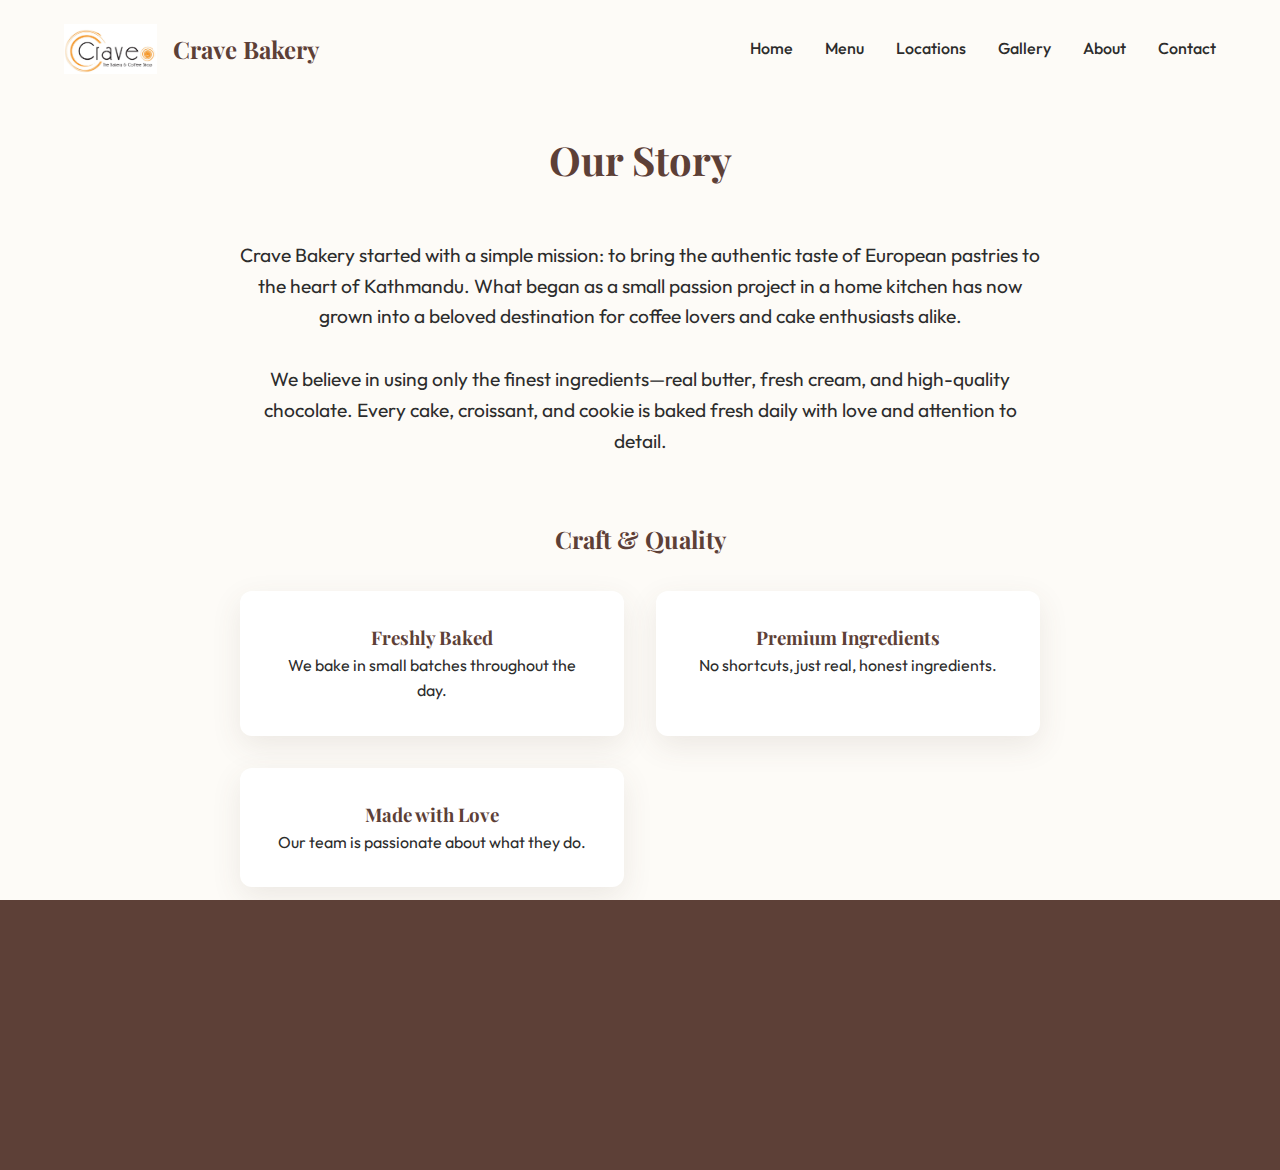
<file: about.html>
<!DOCTYPE html>
<html lang="en">

<head>
    <meta charset="UTF-8">
    <meta name="viewport" content="width=device-width, initial-scale=1.0">
    <title>About Us - Crave Bakery</title>
    <link rel="stylesheet" href="style.css">
    <link rel="preconnect" href="https://fonts.googleapis.com">
    <link rel="preconnect" href="https://fonts.gstatic.com" crossorigin>
    <link
        href="https://fonts.googleapis.com/css2?family=Outfit:wght@300;400;500;600&family=Playfair+Display:wght@400;600;700&display=swap"
        rel="stylesheet">
</head>

<body>
    <nav>
        <div class="nav-logo"></div>
        <div class="nav-links"></div>
        <div class="mobile-menu-btn">☰</div>
    </nav>

    <section style="padding-top: 8rem;">
        <h1 class="section-title">Our Story</h1>
        <div style="max-width: 800px; margin: 0 auto; text-align: center;">
            <p style="font-size: 1.2rem; margin-bottom: 2rem;">
                Crave Bakery started with a simple mission: to bring the authentic taste of European pastries to the
                heart of Kathmandu.
                What began as a small passion project in a home kitchen has now grown into a beloved destination for
                coffee lovers and cake enthusiasts alike.
            </p>
            <p style="font-size: 1.2rem; margin-bottom: 2rem;">
                We believe in using only the finest ingredients—real butter, fresh cream, and high-quality chocolate.
                Every cake, croissant, and cookie is baked fresh daily with love and attention to detail.
            </p>
            <div style="margin-top: 4rem;">
                <h2 style="margin-bottom: 2rem;">Craft & Quality</h2>
                <div class="card-grid">
                    <div class="card" style="padding: 2rem; text-align: center;">
                        <h3>Freshly Baked</h3>
                        <p>We bake in small batches throughout the day.</p>
                    </div>
                    <div class="card" style="padding: 2rem; text-align: center;">
                        <h3>Premium Ingredients</h3>
                        <p>No shortcuts, just real, honest ingredients.</p>
                    </div>
                    <div class="card" style="padding: 2rem; text-align: center;">
                        <h3>Made with Love</h3>
                        <p>Our team is passionate about what they do.</p>
                    </div>
                </div>
            </div>
        </div>
    </section>

    <footer></footer>
    <script src="script.js"></script>
</body>

</html>
</file>
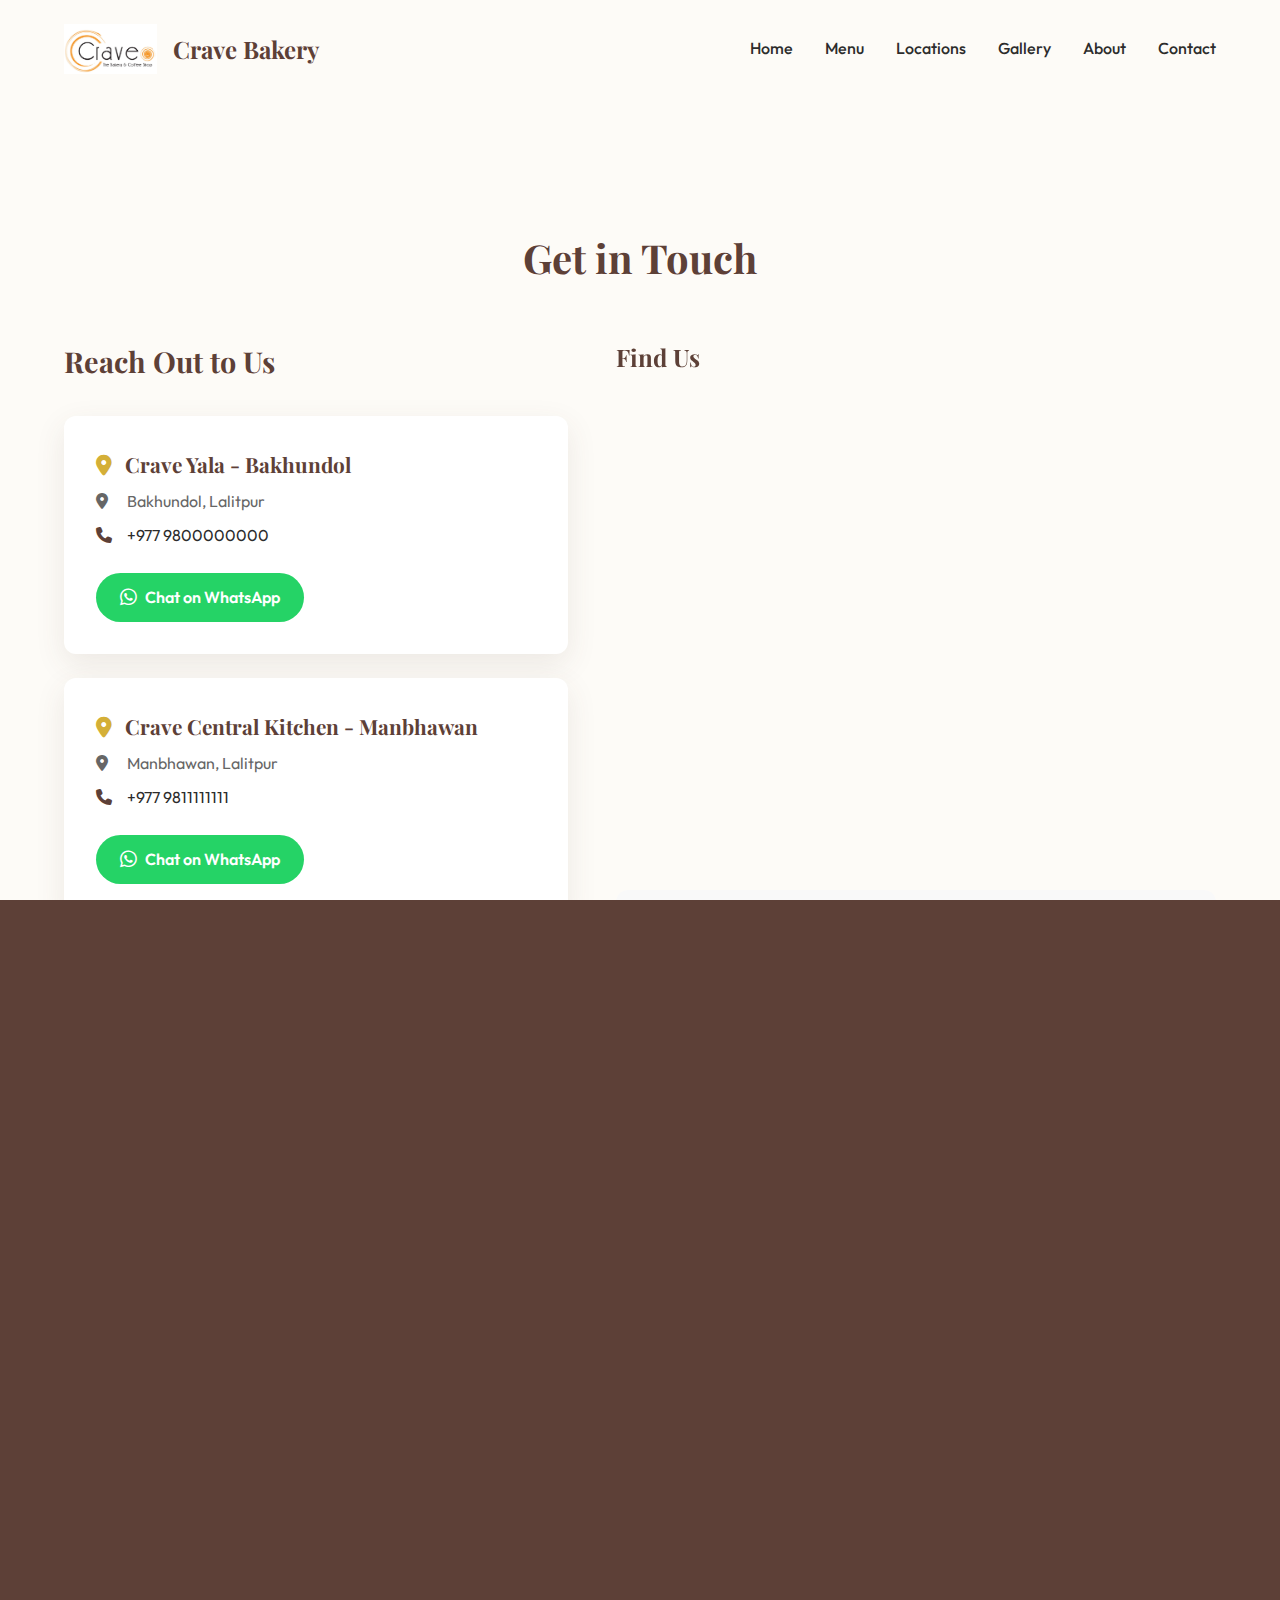
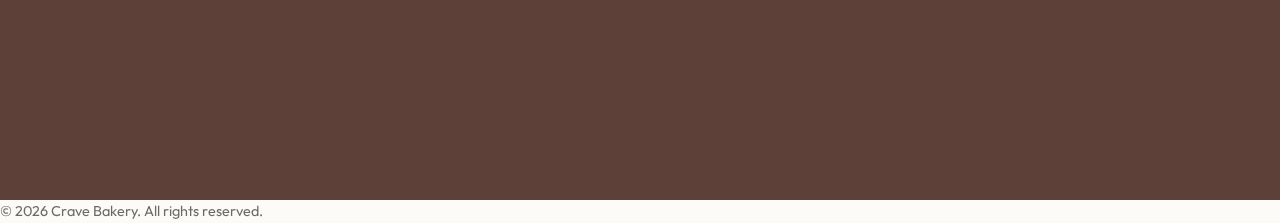
<file: contact.html>
<!DOCTYPE html>
<html lang="en">

<head>
    <meta charset="UTF-8">
    <meta name="viewport" content="width=device-width, initial-scale=1.0">
    <title>Contact - Crave Bakery</title>
    <link rel="stylesheet" href="/src/style.css">
    <link rel="preconnect" href="https://fonts.googleapis.com">
    <link rel="preconnect" href="https://fonts.gstatic.com" crossorigin>
    <link
        href="https://fonts.googleapis.com/css2?family=Outfit:wght@300;400;500;600&family=Playfair+Display:wght@400;600;700&display=swap"
        rel="stylesheet">
    <link rel="stylesheet" href="https://cdnjs.cloudflare.com/ajax/libs/font-awesome/6.4.0/css/all.min.css">
    <style>
        .contact-grid {
            display: grid;
            grid-template-columns: 1.2fr 1fr;
            gap: 3rem;
            max-width: 1200px;
            margin: 0 auto;
        }

        @media (max-width: 768px) {
            .contact-grid {
                grid-template-columns: 1fr;
            }
        }
    </style>
</head>

<body>
    <nav>
        <div class="nav-logo"></div>
        <div class="nav-links"></div>
        <div class="mobile-menu-btn">☰</div>
    </nav>

    <section style="padding-top: 8rem;">
        <h1 class="section-title">Get in Touch</h1>
        <div class="contact-grid">
            <div id="contact-info">
                <!-- Injected by JS -->
            </div>
            <div id="contact-map">
                <!-- Injected by JS -->
            </div>
        </div>
    </section>

    <footer></footer>
    <script type="module" src="/src/main.js"></script>
</body>

</html>
</file>
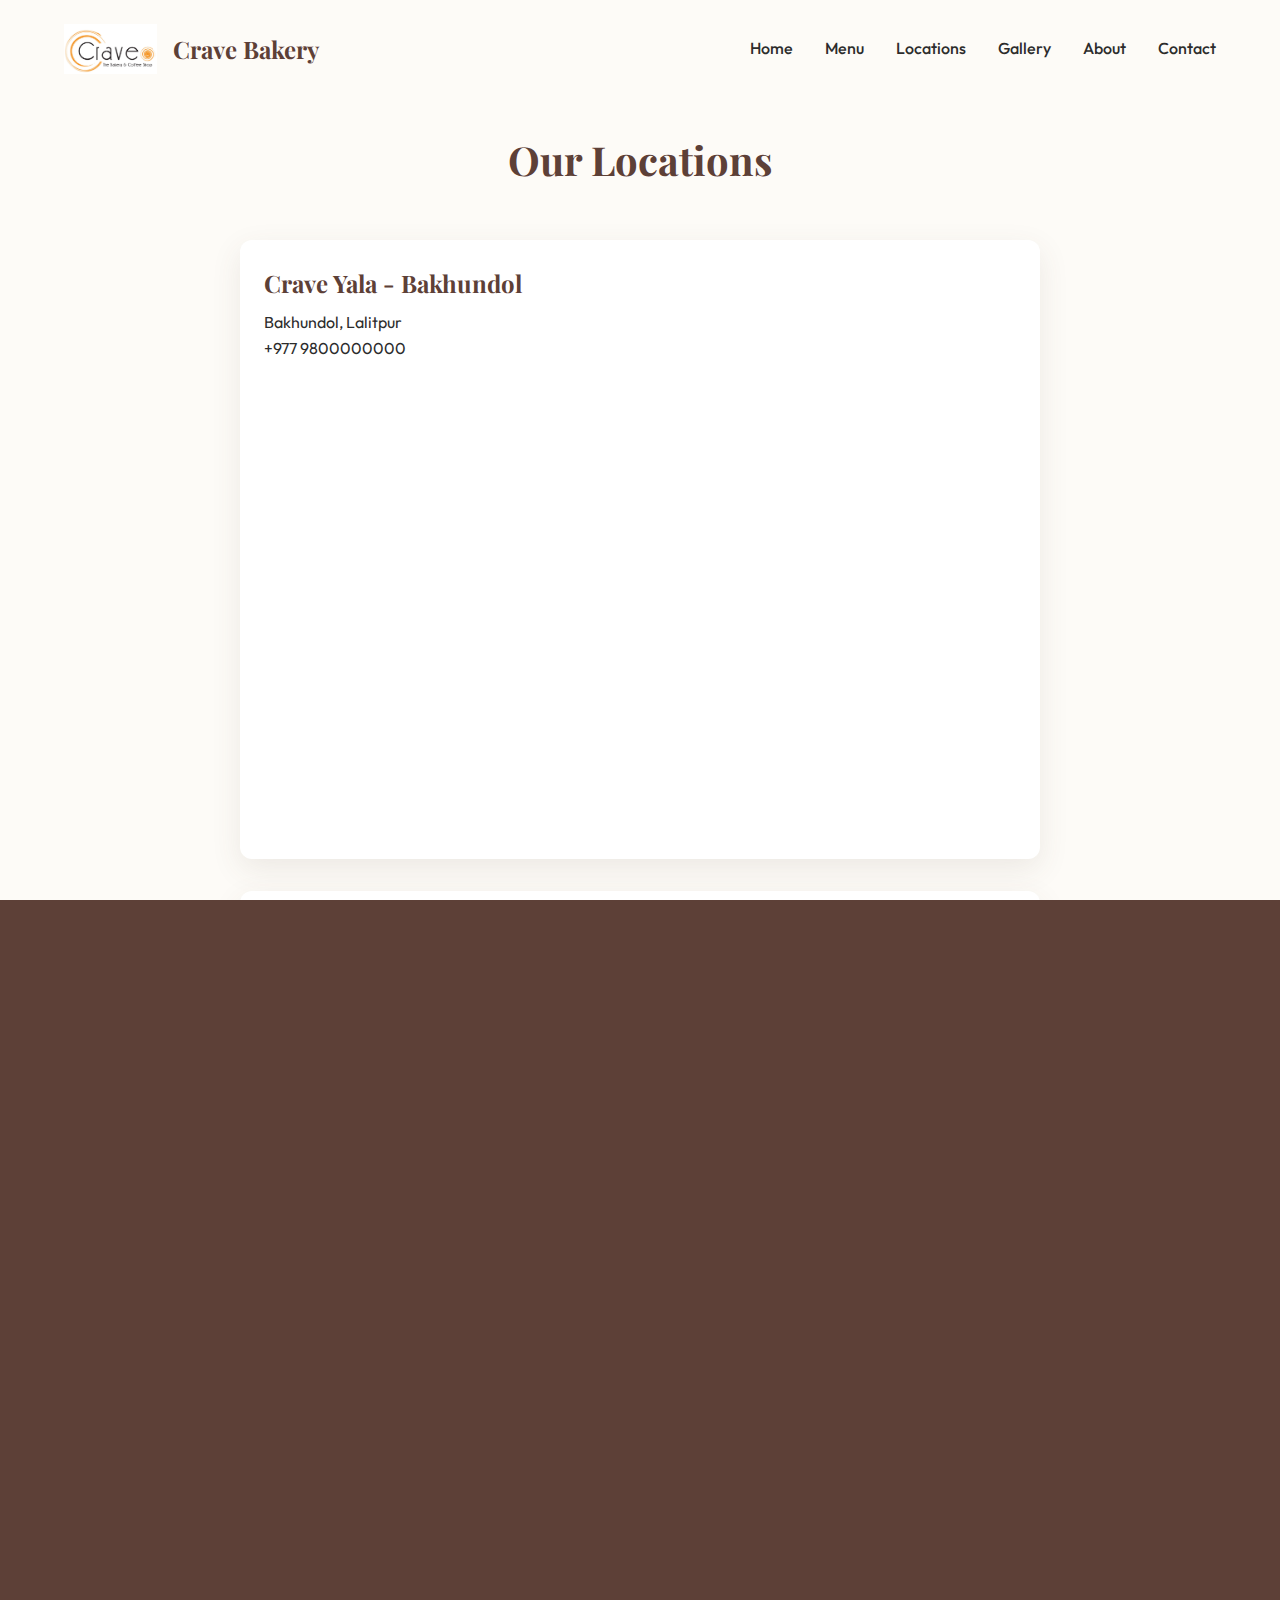
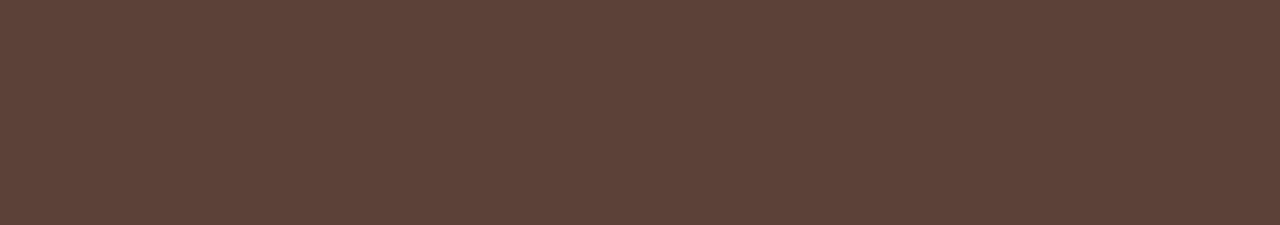
<file: locations.html>
<!DOCTYPE html>
<html lang="en">

<head>
    <meta charset="UTF-8">
    <meta name="viewport" content="width=device-width, initial-scale=1.0">
    <title>Locations - Crave Bakery</title>
    <link rel="stylesheet" href="style.css">
    <link rel="preconnect" href="https://fonts.googleapis.com">
    <link rel="preconnect" href="https://fonts.gstatic.com" crossorigin>
    <link
        href="https://fonts.googleapis.com/css2?family=Outfit:wght@300;400;500;600&family=Playfair+Display:wght@400;600;700&display=swap"
        rel="stylesheet">
</head>

<body>
    <nav>
        <div class="nav-logo"></div>
        <div class="nav-links"></div>
        <div class="mobile-menu-btn">☰</div>
    </nav>

    <section style="padding-top: 8rem;">
        <h1 class="section-title">Our Locations</h1>
        <div id="outlets-list" style="max-width: 800px; margin: 0 auto;">
            <!-- Injected by JS -->
        </div>
    </section>

    <footer></footer>
    <script src="script.js"></script>
</body>

</html>
</file>
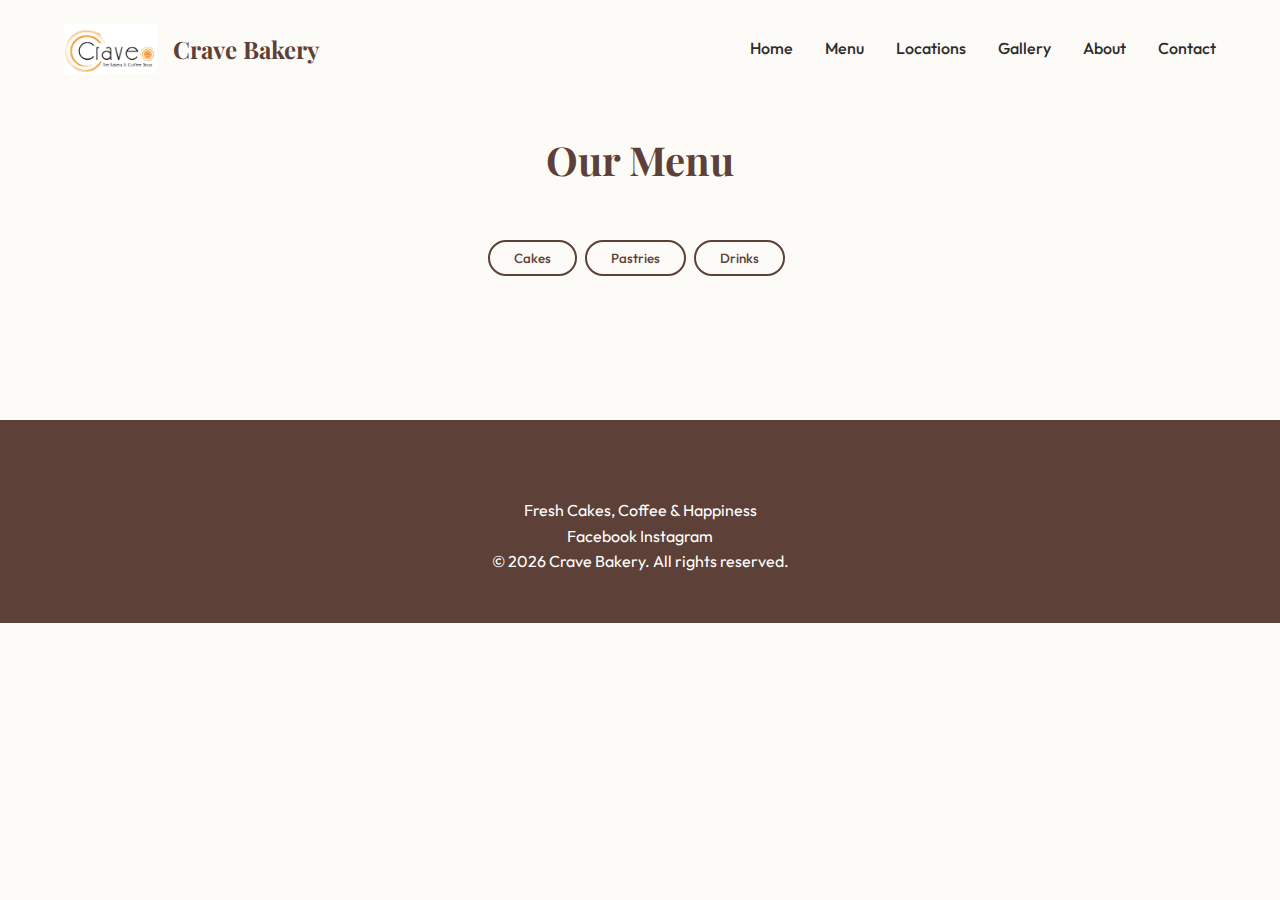
<file: menu.html>
<!DOCTYPE html>
<html lang="en">

<head>
    <meta charset="UTF-8">
    <meta name="viewport" content="width=device-width, initial-scale=1.0">
    <title>Menu - Crave Bakery</title>
    <link rel="stylesheet" href="style.css">
    <link rel="preconnect" href="https://fonts.googleapis.com">
    <link rel="preconnect" href="https://fonts.gstatic.com" crossorigin>
    <link
        href="https://fonts.googleapis.com/css2?family=Outfit:wght@300;400;500;600&family=Playfair+Display:wght@400;600;700&display=swap"
        rel="stylesheet">
    <style>
        .category-btn {
            background: none;
            border: 2px solid var(--primary-color);
            color: var(--primary-color);
            padding: 0.5rem 1.5rem;
            border-radius: 20px;
            cursor: pointer;
            font-family: var(--font-body);
            font-weight: 500;
            transition: all 0.3s;
            margin: 0 0.5rem 1rem 0;
        }

        .category-btn:hover,
        .category-btn.active {
            background: var(--primary-color);
            color: var(--white);
        }

        #menu-categories {
            display: flex;
            flex-wrap: wrap;
            justify-content: center;
            margin-bottom: 3rem;
        }
    </style>
</head>

<body>
    <nav>
        <div class="nav-logo"></div>
        <div class="nav-links"></div>
        <div class="mobile-menu-btn">☰</div>
    </nav>

    <section id="menu-container" style="padding-top: 8rem;">
        <h1 class="section-title">Our Menu</h1>
        <div id="menu-categories">
            <!-- Injected by JS -->
        </div>
        <div id="menu-grid" class="card-grid">
            <!-- Injected by JS -->
        </div>
    </section>

    <footer></footer>
    <script src="script.js"></script>
</body>

</html>
</file>
<file: style.css>
/* Variables & Reset */
:root {
    --primary-color: #5D4037;
    --accent-color: #D4AF37;
    --bg-color: #FDFBF7; /* Soft cream */
    --text-color: #2C2C2C;
    --light-text: #666;
    --white: #FFFFFF;
    --font-heading: 'Playfair Display', serif;
    --font-body: 'Outfit', sans-serif;
    --transition-speed: 0.4s;
    --border-radius: 12px;
    --shadow: 0 10px 30px rgba(93, 64, 55, 0.1);
}

* {
    margin: 0;
    padding: 0;
    box-sizing: border-box;
}

body {
    font-family: var(--font-body);
    background-color: var(--bg-color);
    color: var(--text-color);
    line-height: 1.6;
    overflow-x: hidden;
}

h1, h2, h3, h4, h5, h6 {
    font-family: var(--font-heading);
    color: var(--primary-color);
    font-weight: 700;
}

a {
    text-decoration: none;
    color: inherit;
    transition: color var(--transition-speed);
}

img {
    max-width: 100%;
    display: block;
}

/* Page Transition Overlay */
.page-transition {
    position: fixed;
    top: 0;
    left: 0;
    width: 100%;
    height: 100%;
    background: var(--primary-color);
    z-index: 9999;
    transform: translateY(100%);
    pointer-events: none;
    transition: transform 0.6s cubic-bezier(0.77, 0, 0.175, 1);
}

.page-transition.active {
    transform: translateY(0);
}

/* Navigation */
nav {
    display: flex;
    justify-content: space-between;
    align-items: center;
    padding: 1.5rem 5%;
    background: transparent;
    position: absolute;
    width: 100%;
    z-index: 100;
}

.nav-logo img {
    height: 50px;
}

.nav-links {
    display: flex;
    gap: 2rem;
}

.nav-links a {
    font-weight: 500;
    font-size: 1rem;
    position: relative;
}

.nav-links a::after {
    content: '';
    position: absolute;
    width: 0;
    height: 2px;
    bottom: -5px;
    left: 0;
    background-color: var(--accent-color);
    transition: width 0.3s;
}

.nav-links a:hover::after {
    width: 100%;
}

.mobile-menu-btn {
    display: none;
    font-size: 1.5rem;
    cursor: pointer;
}

/* Hero Section */
.hero {
    min-height: 100vh;
    display: flex;
    align-items: center;
    padding: 0 5%;
    position: relative;
    overflow: hidden;
}

.hero-content {
    flex: 1;
    z-index: 2;
    padding-right: 2rem;
}

.hero-title {
    font-size: 4rem;
    line-height: 1.1;
    margin-bottom: 1.5rem;
}

.hero-subtitle {
    font-size: 1.2rem;
    color: var(--light-text);
    margin-bottom: 2rem;
    max-width: 500px;
}

.btn {
    display: inline-block;
    padding: 1rem 2.5rem;
    background-color: var(--primary-color);
    color: var(--white);
    border-radius: 30px;
    font-weight: 600;
    transition: transform 0.3s, box-shadow 0.3s;
}

.btn:hover {
    transform: translateY(-3px);
    box-shadow: 0 10px 20px rgba(93, 64, 55, 0.2);
}

.hero-image-container {
    flex: 1;
    position: relative;
    z-index: 1;
}

.hero-image {
    width: 100%;
    height: auto;
    border-radius: var(--border-radius);
    box-shadow: var(--shadow);
    position: relative;
    z-index: 2;
}

.blob-bg {
    position: absolute;
    top: -10%;
    right: -10%;
    width: 120%;
    height: 120%;
    background: #F2EBE0;
    border-radius: 40% 60% 70% 30% / 40% 50% 60% 50%;
    z-index: 1;
    animation: morph 8s ease-in-out infinite;
}

@keyframes morph {
    0% { border-radius: 40% 60% 70% 30% / 40% 50% 60% 50%; }
    50% { border-radius: 60% 40% 30% 70% / 60% 30% 70% 40%; }
    100% { border-radius: 40% 60% 70% 30% / 40% 50% 60% 50%; }
}

/* Sections */
section {
    padding: 5rem 5%;
}

.section-title {
    font-size: 2.5rem;
    text-align: center;
    margin-bottom: 3rem;
}

/* Cards */
.card-grid {
    display: grid;
    grid-template-columns: repeat(auto-fit, minmax(300px, 1fr));
    gap: 2rem;
}

.card {
    background: var(--white);
    border-radius: var(--border-radius);
    overflow: hidden;
    box-shadow: var(--shadow);
    transition: transform 0.3s;
}

.card:hover {
    transform: translateY(-10px);
}

.card-image {
    width: 100%;
    height: 250px;
    object-fit: cover;
}

.card-content {
    padding: 1.5rem;
}

.card-title {
    font-size: 1.5rem;
    margin-bottom: 0.5rem;
}

.card-price {
    color: var(--accent-color);
    font-weight: 700;
    font-size: 1.2rem;
}

.badge {
    background: var(--accent-color);
    color: var(--white);
    padding: 0.25rem 0.75rem;
    border-radius: 20px;
    font-size: 0.8rem;
    position: absolute;
    top: 1rem;
    right: 1rem;
}

/* Footer */
footer {
    background: var(--primary-color);
    color: var(--white);
    padding: 3rem 5%;
    text-align: center;
}

/* Responsive */
@media (max-width: 768px) {
    .hero {
        flex-direction: column;
        padding-top: 8rem;
        text-align: center;
    }

    .hero-content {
        padding-right: 0;
        margin-bottom: 3rem;
    }

    .hero-title {
        font-size: 2.5rem;
    }

    .nav-links {
        display: none; /* Implement mobile menu JS later */
    }

    .mobile-menu-btn {
        display: block;
    }
}
</file>
<file: src/style.css>
/* Variables & Reset */
:root {
    --primary-color: #5D4037;
    --accent-color: #D4AF37;
    --bg-color: #FDFBF7;
    /* Soft cream */
    --text-color: #2C2C2C;
    --light-text: #666;
    --white: #FFFFFF;
    --font-heading: 'Playfair Display', serif;
    --font-body: 'Outfit', sans-serif;
    --transition-speed: 0.4s;
    --border-radius: 12px;
    --shadow: 0 10px 30px rgba(93, 64, 55, 0.1);
}

* {
    margin: 0;
    padding: 0;
    box-sizing: border-box;
}

body {
    font-family: var(--font-body);
    background-color: var(--bg-color);
    color: var(--text-color);
    line-height: 1.6;
    overflow-x: hidden;
}

h1,
h2,
h3,
h4,
h5,
h6 {
    font-family: var(--font-heading);
    color: var(--primary-color);
    font-weight: 700;
}

a {
    text-decoration: none;
    color: inherit;
    transition: color var(--transition-speed);
}

img {
    max-width: 100%;
    display: block;
}

/* Page Transition Overlay */
.page-transition {
    position: fixed;
    top: 0;
    left: 0;
    width: 100%;
    height: 100%;
    background: var(--primary-color);
    z-index: 9999;
    transform: translateY(100%);
    pointer-events: none;
    transition: transform 0.6s cubic-bezier(0.77, 0, 0.175, 1);
}

.page-transition.active {
    transform: translateY(0);
}

/* Navigation */
nav {
    display: flex;
    justify-content: space-between;
    align-items: center;
    padding: 1.5rem 5%;
    background: transparent;
    width: 100%;
    z-index: 100;
    transition: background 0.3s, box-shadow 0.3s, padding 0.3s;
}

nav.scrolled {
    background: rgba(255, 255, 255, 0.95);
    backdrop-filter: blur(10px);
    box-shadow: 0 4px 20px rgba(0, 0, 0, 0.05);
    padding: 1rem 5%;
    position: fixed;
    top: 0;
}

.nav-logo img {
    height: 50px;
}

.nav-links {
    display: flex;
    gap: 2rem;
}

.nav-links a {
    font-weight: 500;
    font-size: 1rem;
    position: relative;
}

.nav-links a::after {
    content: '';
    position: absolute;
    width: 0;
    height: 2px;
    bottom: -5px;
    left: 0;
    background-color: var(--accent-color);
    transition: width 0.3s;
}

.nav-links a:hover::after {
    width: 100%;
}

.mobile-menu-btn {
    display: none;
    font-size: 1.5rem;
    cursor: pointer;
}

/* Hero Section */
.hero {
    min-height: 100vh;
    display: flex;
    align-items: center;
    padding: 0 5%;
    position: relative;
    overflow: hidden;
}

.hero-content {
    flex: 1;
    z-index: 2;
    padding-right: 2rem;
}

.hero-title {
    font-size: 4rem;
    line-height: 1.1;
    margin-bottom: 1.5rem;
}

.hero-subtitle {
    font-size: 1.2rem;
    color: var(--light-text);
    margin-bottom: 2rem;
    max-width: 500px;
}

.btn {
    display: inline-block;
    padding: 1rem 2.5rem;
    background-color: var(--primary-color);
    color: var(--white);
    border-radius: 30px;
    font-weight: 600;
    transition: transform 0.3s, box-shadow 0.3s;
}

.btn:hover {
    transform: translateY(-3px);
    box-shadow: 0 10px 20px rgba(93, 64, 55, 0.2);
}

.hero-image-container {
    flex: 1;
    position: relative;
    z-index: 1;
}

.hero-image {
    width: 100%;
    height: auto;
    border-radius: var(--border-radius);
    box-shadow: var(--shadow);
    position: relative;
    z-index: 2;
}

.blob-bg {
    position: absolute;
    top: -10%;
    right: -10%;
    width: 120%;
    height: 120%;
    background: #F2EBE0;
    border-radius: 40% 60% 70% 30% / 40% 50% 60% 50%;
    z-index: 1;
    animation: morph 8s ease-in-out infinite;
}

@keyframes morph {
    0% {
        border-radius: 40% 60% 70% 30% / 40% 50% 60% 50%;
    }

    50% {
        border-radius: 60% 40% 30% 70% / 60% 30% 70% 40%;
    }

    100% {
        border-radius: 40% 60% 70% 30% / 40% 50% 60% 50%;
    }
}

/* Sections */
section {
    padding: 5rem 5%;
}

.section-title {
    font-size: 2.5rem;
    text-align: center;
    margin-bottom: 3rem;
}

/* Cards */
.card-grid {
    display: grid;
    grid-template-columns: repeat(auto-fit, minmax(300px, 1fr));
    gap: 2rem;
}

.card {
    background: var(--white);
    border-radius: var(--border-radius);
    overflow: hidden;
    box-shadow: var(--shadow);
    transition: transform 0.3s;
}

.card:hover {
    transform: translateY(-10px);
    box-shadow: 0 20px 40px rgba(93, 64, 55, 0.15);
}

.gallery-item {
    overflow: hidden;
    border-radius: 12px;
    margin-bottom: 1.5rem;
    position: relative;
}

.gallery-item img {
    transition: transform 0.5s ease;
}

.gallery-item:hover img {
    transform: scale(1.1);
}

.card-image {
    width: 100%;
    height: 250px;
    object-fit: cover;
}

.card-content {
    padding: 1.5rem;
}

.card-title {
    font-size: 1.5rem;
    margin-bottom: 0.5rem;
}

.card-price {
    color: var(--accent-color);
    font-weight: 700;
    font-size: 1.2rem;
}

.badge {
    background: var(--accent-color);
    color: var(--white);
    padding: 0.25rem 0.75rem;
    border-radius: 20px;
    font-size: 0.8rem;
}

.social-links {
    display: flex;
    justify-content: center;
    gap: 1.5rem;
    margin: 2rem 0;
}

.social-links a {
    color: var(--white);
    font-size: 1.5rem;
    width: 45px;
    height: 45px;
    border-radius: 50%;
    background: rgba(255, 255, 255, 0.1);
    display: flex;
    align-items: center;
    justify-content: center;
    transition: all 0.3s ease;
}

.social-links a:hover {
    background: var(--accent-color);
    transform: translateY(-3px);
}

.footer-contact {
    margin: 2rem 0;
    padding: 2rem 0;
    border-top: 1px solid rgba(255, 255, 255, 0.1);
    border-bottom: 1px solid rgba(255, 255, 255, 0.1);
}

.footer-contact h4 {
    color: var(--white);
    margin-bottom: 1.5rem;
    font-family: var(--font-body);
    font-weight: 500;
}

.whatsapp-grid {
    display: flex;
    justify-content: center;
    flex-wrap: wrap;
    gap: 1rem;
}

.whatsapp-link {
    display: inline-flex;
    align-items: center;
    gap: 0.5rem;
    background: #25D366;
    color: white;
    padding: 0.5rem 1.2rem;
    border-radius: 25px;
    font-size: 0.9rem;
    font-weight: 500;
    transition: transform 0.3s;
}

.whatsapp-link:hover {
    transform: translateY(-2px);
    box-shadow: 0 5px 15px rgba(37, 211, 102, 0.3);
}

.copyright {
    font-size: 0.9rem;
    opacity: 0.7;
    margin-top: 2rem;
}

/* Contact Page Styles */
.contact-outlet-card {
    background: var(--white);
    padding: 2rem;
    border-radius: 12px;
    box-shadow: var(--shadow);
    transition: transform 0.3s, box-shadow 0.3s;
}

.contact-outlet-card:hover {
    transform: translateY(-5px);
    box-shadow: 0 15px 35px rgba(93, 64, 55, 0.15);
}

.whatsapp-button:hover {
    transform: translateY(-2px);
    box-shadow: 0 8px 20px rgba(37, 211, 102, 0.3);
}

/* Responsive */
@media (max-width: 768px) {
    .hero {
        flex-direction: column;
        padding-top: 8rem;
        text-align: center;
    }

    .hero-content {
        padding-right: 0;
        margin-bottom: 3rem;
    }

    .hero-title {
        font-size: 2.5rem;
    }

    .nav-links {
        display: none;
        /* Implement mobile menu JS later */
    }

    .mobile-menu-btn {
        display: block;
    }
}
</file>
